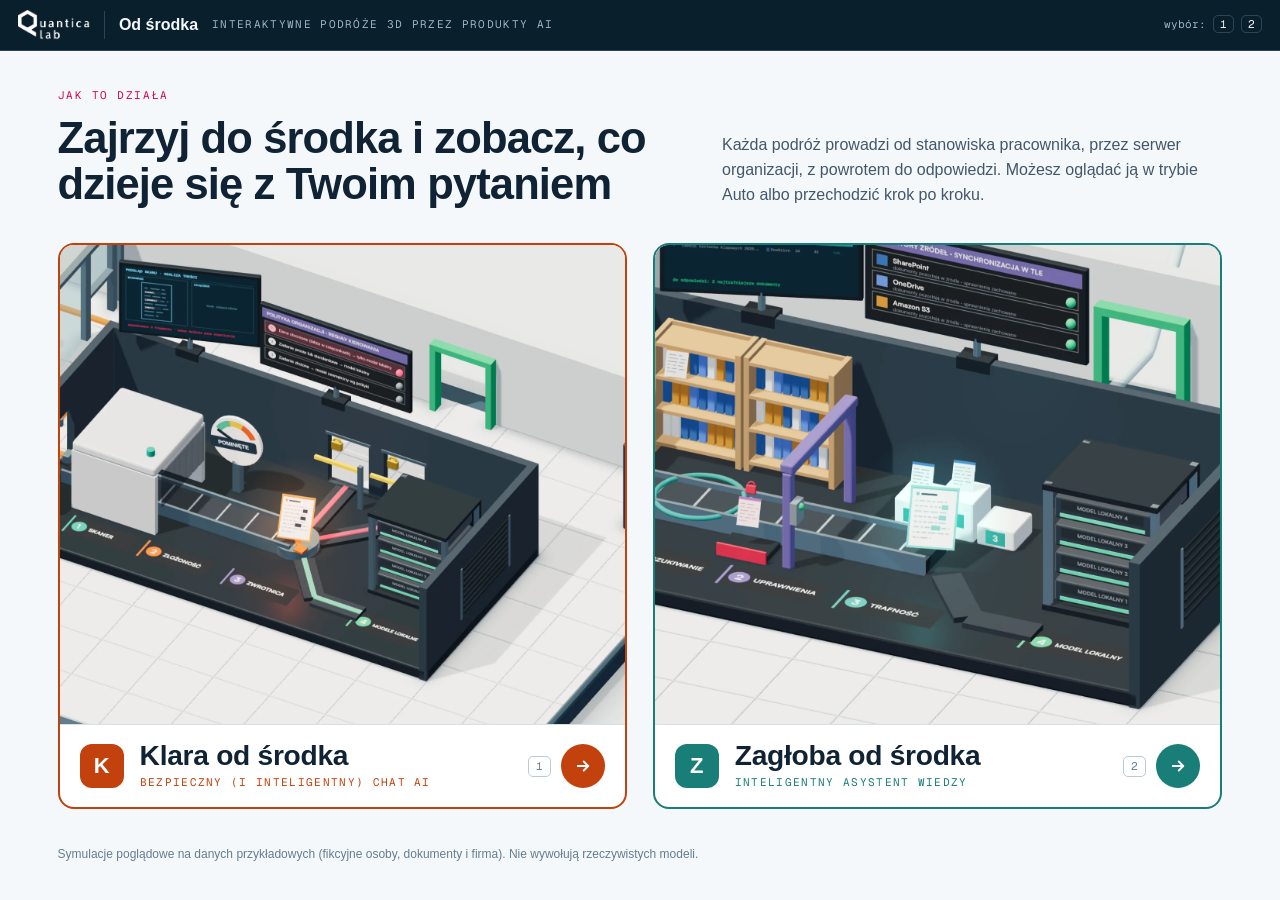
<file: index.html>
<!DOCTYPE html>
<html lang="pl">
<head>
<meta charset="UTF-8">
<meta name="viewport" content="width=device-width, initial-scale=1.0">
<meta name="theme-color" content="#0A1F2C">
<meta name="description" content="Od środka – interaktywne podróże 3D przez produkty Quantica Lab. Wybierz Klarę (bezpieczny i inteligentny chat AI) albo Zagłobę (inteligentny asystent wiedzy) i zobacz, co dzieje się z zapytaniem.">
<link rel="icon" type="image/svg+xml" href="assets/brand/favicon.svg">
<title>Od środka – jak działają produkty AI Quantica Lab</title>
<script>
// Old deep links (index.html?scene=…) pointed at Klara before the home page existed: send them on.
if (/[?&](scene|prompt|policy|auto|speed|selftest)=/.test(location.search)) location.replace("klara.html" + location.search + location.hash);
</script>
<link href="https://api.fontshare.com/v2/css?f[]=satoshi@400,500,700,900&display=swap" rel="stylesheet">
<link href="https://fonts.googleapis.com/css2?family=Geist+Mono:wght@400;500&display=swap" rel="stylesheet">
<link rel="stylesheet" href="app.css">
<style>
/* ─── Tokens: home (product accents --klara-* / --zagloba-* come from app.css) ─── */
:root{
  --accent:var(--brand);
  --fs-hero:clamp(28px,3.4vw,46px);--fs-card:clamp(22px,2.2vw,30px);
  --pad-x:4.5vw;--pad-y:clamp(18px,4vh,40px);
}
.choice[data-app="klara"]{--accent:var(--klara-accent);--accent-deep:var(--klara-deep);--accent-mark:var(--klara-mark)}
.choice[data-app="zagloba"]{--accent:var(--zagloba-accent);--accent-deep:var(--zagloba-deep);--accent-mark:var(--zagloba-mark)}

/* ─── Layout ─── */
body{overflow:auto}
.page{min-height:100%;display:grid;grid-template-rows:auto 1fr}
.top .hint{font-family:var(--font-mono);font-size:var(--fs-xs);color:var(--chrome-muted);white-space:nowrap}
.top .hint kbd{border:1px solid var(--chrome-line);border-radius:var(--radius-xs);padding:1px 6px;color:var(--chrome-ink)}
.home{display:grid;grid-template-rows:auto 1fr auto;gap:var(--pad-y);padding:var(--pad-y) var(--pad-x)}

/* ─── Intro ─── */
.intro{display:grid;grid-template-columns:minmax(0,1.2fr) minmax(0,1fr);gap:12px 5vw;align-items:end}
.kicker{grid-column:1/-1;letter-spacing:.14em;color:var(--brand)}
.intro h1{font-size:var(--fs-hero);line-height:1.05;font-weight:900;letter-spacing:-.02em}
.intro p{font-size:var(--fs-lg);color:var(--ink-soft);max-width:62ch}

/* ─── Product choices ─── */
.choices{list-style:none;display:grid;grid-template-columns:repeat(2,minmax(0,1fr));gap:clamp(14px,2vw,28px)}
.choices>li{display:flex;animation:slide .5s both}
.choices>li:nth-child(2){animation-delay:.08s}
.choice{flex:1;display:flex;flex-direction:column;text-decoration:none;color:var(--ink);background:var(--surface-raised);border:2px solid var(--accent);border-radius:var(--radius-lg);overflow:hidden;transition:var(--transition)}
.choice:hover,.choice:focus-visible{border-color:var(--accent);box-shadow:var(--shadow-md);transform:translateY(-3px)}
.choice:focus-visible{outline:3px solid var(--accent-mark);outline-offset:2px}

.shot{position:relative;flex:1;min-height:260px;margin:0;background:var(--world-background);overflow:hidden}
.shot img{position:absolute;inset:0;width:100%;height:100%;object-fit:cover;object-position:center 55%;display:block}
.shot::after{content:"";position:absolute;inset:0;background:var(--accent);opacity:0;transition:opacity .35s ease;pointer-events:none}
.choice:hover .shot::after,.choice:focus-visible .shot::after{opacity:.08}

.cap{display:flex;align-items:center;gap:16px;padding:16px 20px;border-top:1px solid var(--line)}
.mark{flex:none;display:grid;place-items:center;width:44px;height:44px;border-radius:12px;background:var(--accent);color:var(--surface-raised);font-weight:900;font-size:var(--fs-xl)}
.name{flex:1;min-width:0;display:flex;flex-direction:column;gap:2px}
.name h2{font-size:var(--fs-card);line-height:1.1;font-weight:900;letter-spacing:-.01em}
.tag{font-family:var(--font-mono);font-size:var(--fs-xs);letter-spacing:.12em;text-transform:uppercase;color:var(--accent)}
.go{flex:none;display:flex;align-items:center;gap:10px}
.go kbd{font-size:var(--fs-xs);color:var(--ink-mute);border:1px solid var(--line-2);border-radius:var(--radius-xs);padding:1px 7px}
.go i{display:grid;place-items:center;width:44px;height:44px;border-radius:50%;background:var(--accent);color:var(--surface-raised)}
.choice:hover .go i,.choice:focus-visible .go i{background:var(--accent-deep)}
.go svg{transition:transform var(--transition)}
.choice:hover .go svg,.choice:focus-visible .go svg{transform:translateX(3px)}

.note{font-size:var(--fs-sm);color:var(--ink-mute)}

/* ─── Responsive ─── */
@media (max-width:768px){
  .top .hint{display:none}
  .intro{grid-template-columns:minmax(0,1fr)}
  .choices{grid-template-columns:minmax(0,1fr)}
  .shot{flex:none;min-height:0;aspect-ratio:4/3}
  .cap{padding:12px 14px;gap:12px}.mark,.go i{width:38px;height:38px}.go kbd{display:none}
}
</style>
</head>
<body>
<div class="page">
  <header class="top">
    <div class="brand">
      <img src="assets/brand/quantica-logo-white.png" alt="Quantica Lab">
      <span class="divider" aria-hidden="true"></span>
      <p class="title">Od środka</p>
      <span class="label">interaktywne podróże 3D przez produkty AI</span>
    </div>
    <span class="hint">wybór: <kbd>1</kbd> <kbd>2</kbd></span>
  </header>

  <main class="home" id="home" data-ready="false">
    <section class="intro" aria-labelledby="introTitle">
      <span class="kicker">Jak to działa</span>
      <h1 id="introTitle">Zajrzyj do środka i zobacz, co dzieje się z Twoim pytaniem</h1>
      <p>Każda podróż prowadzi od stanowiska pracownika, przez serwer organizacji, z powrotem do odpowiedzi. Możesz oglądać ją w trybie Auto albo przechodzić krok po kroku.</p>
    </section>

    <ul class="choices" aria-label="Wybierz podróż">
      <li>
        <a class="choice" href="klara.html" data-app="klara" data-key="1" aria-keyshortcuts="1">
          <figure class="shot"><img src="assets/home/klara.webp" width="1600" height="1236" alt="Wnętrze serwera Klary: skaner, miernik złożoności i zwrotnica – wyjścia do modeli zewnętrznych zamknięte kłódkami, zielony tor prowadzi do lokalnych modeli"></figure>
          <div class="cap">
            <span class="mark" aria-hidden="true">K</span>
            <div class="name"><h2>Klara od środka</h2><span class="tag">bezpieczny (i inteligentny) chat AI</span></div>
            <span class="go"><kbd>1</kbd><i><svg width="18" height="18" viewBox="0 0 24 24" fill="none" stroke="currentColor" stroke-width="2.4" stroke-linecap="round" stroke-linejoin="round" aria-hidden="true"><path d="M5 12h14"/><path d="m13 6 6 6-6 6"/></svg></i></span>
          </div>
        </a>
      </li>
      <li>
        <a class="choice" href="zagloba.html" data-app="zagloba" data-key="2" aria-keyshortcuts="2">
          <figure class="shot"><img src="assets/home/zagloba.webp" width="1600" height="1236" alt="Wnętrze serwera Zagłoby: regały bazy wiedzy, bramka uprawnień, podium najtrafniejszych dokumentów i szafa z modelem lokalnym"></figure>
          <div class="cap">
            <span class="mark" aria-hidden="true">Z</span>
            <div class="name"><h2>Zagłoba od środka</h2><span class="tag">inteligentny asystent wiedzy</span></div>
            <span class="go"><kbd>2</kbd><i><svg width="18" height="18" viewBox="0 0 24 24" fill="none" stroke="currentColor" stroke-width="2.4" stroke-linecap="round" stroke-linejoin="round" aria-hidden="true"><path d="M5 12h14"/><path d="m13 6 6 6-6 6"/></svg></i></span>
          </div>
        </a>
      </li>
    </ul>

    <p class="note">Symulacje poglądowe na danych przykładowych (fikcyjne osoby, dokumenty i firma). Nie wywołują rzeczywistych modeli.</p>
  </main>
</div>
<script>
(() => {
  // ─── DOM refs ───
  const home = document.getElementById("home");
  const choices = [...home.querySelectorAll(".choice")];

  // ─── Helpers ───
  const open = choice => { location.href = choice.getAttribute("href"); };

  // ─── Listeners ───
  document.addEventListener("keydown", e => {
    if (e.repeat || e.ctrlKey || e.metaKey || e.altKey) return;
    const choice = choices.find(c => c.dataset.key === e.key);
    if (choice) { e.preventDefault(); open(choice); }
  });

  // ─── Init ───
  home.dataset.ready = "true";
})();
</script>
</body>
</html>
</file>
<file: app.css>
/* Shared styles of the "… od środka" apps. Product shells set the accent and product world tokens. */
/* ─── Tokens: app chrome (Quantica Lab, as in Explore the Floor) ─── */
:root{
  --font-ui:'Satoshi',-apple-system,BlinkMacSystemFont,'Segoe UI',sans-serif;
  --font-mono:'Geist Mono',ui-monospace,SFMono-Regular,Menlo,monospace;
  --fs-xxs:10px;--fs-xs:11px;--fs-sm:12px;--fs-md:14px;--fs-lg:16px;--fs-xl:22px;--fs-xxl:30px;
  --text-align:left;
  --brand:#d20757;
  --admin:#514d88;--admin-tint:#ecebf6;
  /* product brands, defined once: each shell maps its own onto --accent*, the home page uses both */
  --klara-accent:#c2410c;--klara-deep:#9a3412;--klara-tint:#fdf0e8;--klara-mark:#fde2cf;
  --zagloba-accent:#197d78;--zagloba-deep:#0f5a56;--zagloba-tint:#e8f5f2;--zagloba-mark:#c9ebe3;
  --ring:color-mix(in srgb,var(--accent) 22%,transparent);
  --ink:#102334;--ink-soft:#42576a;--ink-mute:#647d90;
  --line:#d4e0e8;--line-2:#b8cbd8;
  --ok:#1b9b69;--ok-tint:#e7f6ef;--warn:#c27114;--danger:#b4234a;--danger-tint:#fbe9ee;
  --surface:#f5f8fb;--surface-raised:#ffffff;--surface-dim:#eaf0f5;
  --chrome:#0A1F2C;--chrome-2:#11303f;--chrome-line:rgba(146,196,216,.24);--chrome-muted:#9bb3c3;--chrome-ink:#f3f8fb;
  --glass:rgba(249,252,253,.94);--glass-border:rgba(200,221,231,.78);
  --overlay:rgba(4,17,28,.5);
  --shadow-md:0 8px 24px rgba(17,17,17,.10);--shadow-lg:0 24px 56px rgba(17,17,17,.18);
  --radius-xs:5px;--radius-sm:6px;--radius-md:10px;--radius-lg:16px;--radius-pill:999px;
  --transition:180ms cubic-bezier(.2,.7,.2,1);
  --panel-w:min(410px,34vw);
  --desk-a:#123049;--desk-b:#3b3770;--desk-glow:color-mix(in srgb,var(--accent) 35%,transparent);--desk-icon:rgba(255,255,255,.12);--desk-icon-on:rgba(255,255,255,.26);--taskbar:rgba(6,20,32,.78);
  --scan:#0e9f8e;
}
/* ─── Tokens: 3D world shared by every product (read by world-core.js) ─── */
:root{
  --world-paper:#f6f8fa;--world-cream:#d9dfe1;--world-ink:#203342;--world-wood:#b89267;--world-metal:#667c88;--world-upholstery:#456d79;
  --world-pot:#cbb9a0;--world-leaf:#467765;--world-leafLight:#759880;--world-screen:#b2e7e3;--world-keyboard:#94a6ad;
  --world-wall:#d3e0e3;--world-wallServer:#c9d3db;--world-glass:#94c7d2;--world-foundation:#344f61;--world-edge:#d5e1e7;
  --world-officeFloor:#f3eee2;--world-serverFloor:#dfe6ec;--world-tileLine:#c3cfd8;--world-rug:#cdd8dd;
  --world-background:#cad7df;--world-light:#fff0da;--world-sky:#e4f1ff;--world-bounce:#869099;
  --world-brand:var(--brand);--world-admin:#6b66a8;
  --world-rack:#3a4a58;--world-rackDark:#232f3a;--world-rackFace:#1b232c;--world-rackLine:#8d9aa6;--world-belt:#2c3742;
  --world-scan:var(--scan);--world-gpu:#26313c;--world-gpuLed:#20c997;--world-cloud:#f4f7fa;
  --world-hazard:#f2c230;--world-ok:#1fae75;--world-danger:#e0284f;--world-chipMasked:#7d8b97;--world-cable:#2b3a47;
  --world-lockMetal:#c9a227;--world-xrayBg:#0b2533;--world-xrayLine:#7fe3ff;
}
*{margin:0;padding:0;box-sizing:border-box}
html,body{height:100%}
body{font-family:var(--font-ui);font-size:var(--fs-md);line-height:1.55;color:var(--ink);background:var(--surface);-webkit-font-smoothing:antialiased;overflow:hidden;text-align:var(--text-align)}
button{font:inherit;color:inherit}
kbd{font-family:var(--font-mono)}
::selection{background:var(--brand);color:var(--surface-raised)}
:focus-visible{outline:2px solid var(--accent);outline-offset:2px}
[hidden]{display:none!important}
.sr-only{position:absolute;width:1px;height:1px;overflow:hidden;clip:rect(0 0 0 0);white-space:nowrap}

/* ─── Layout ─── */
.app{height:100%;display:grid;grid-template-rows:auto auto 1fr;grid-template-columns:minmax(0,1fr)}
.top{display:flex;align-items:center;gap:16px;padding:10px 18px;background:var(--chrome);color:var(--chrome-ink);border-bottom:1px solid var(--chrome-line)}
.brand{display:flex;align-items:center;gap:14px;min-width:0;flex:1}
.brand img{height:30px;width:auto;display:block}
.brand .home-link{display:flex;flex:none;border-radius:var(--radius-sm)}
.brand .divider{width:1px;height:28px;background:var(--chrome-line)}
.brand h1,.brand .title{font-size:var(--fs-lg);font-weight:700;white-space:nowrap}
.brand .label{font-family:var(--font-mono);font-size:var(--fs-xs);letter-spacing:.12em;text-transform:uppercase;color:var(--chrome-muted);white-space:nowrap;overflow:hidden;text-overflow:ellipsis}
.tools{display:flex;gap:8px}
.hbtn{display:inline-flex;align-items:center;gap:7px;padding:7px 13px;border-radius:var(--radius-pill);border:1px solid var(--chrome-line);background:transparent;color:var(--chrome-ink);font-size:var(--fs-sm);font-weight:600;cursor:pointer;transition:var(--transition);white-space:nowrap}
.hbtn:hover{background:var(--chrome-2)}
.hbtn kbd,.modesw kbd{font-size:var(--fs-xxs);color:var(--chrome-muted)}
.modesw{display:inline-flex;align-items:center;gap:2px;padding:2px;border:1px solid var(--chrome-line);border-radius:var(--radius-pill)}
.modesw button{display:inline-flex;align-items:center;gap:6px;padding:5px 11px;border:none;border-radius:var(--radius-pill);background:transparent;color:var(--chrome-muted);font-size:var(--fs-sm);font-weight:700;cursor:pointer;transition:var(--transition);white-space:nowrap}
.modesw button:hover{color:var(--chrome-ink);background:var(--chrome-2)}
.modesw button[aria-pressed="true"]{background:var(--accent);color:var(--chrome-ink)}
.modesw kbd{padding:0 8px 0 4px}

.steps{display:flex;gap:4px;padding:8px 18px;background:var(--surface-raised);border-bottom:1px solid var(--line);overflow-x:auto;scrollbar-width:none}
.steps ol{display:flex;gap:4px;list-style:none;flex:1}
.steps li{flex:1;min-width:0}
.step{width:100%;display:flex;align-items:center;gap:7px;padding:6px 9px;border-radius:var(--radius-md);border:1px solid transparent;background:transparent;cursor:pointer;color:var(--ink-mute);font-size:var(--fs-sm);font-weight:600;white-space:nowrap;transition:var(--transition)}
.step .n{font-family:var(--font-mono);font-size:var(--fs-xxs);width:22px;height:22px;flex:none;display:grid;place-items:center;border-radius:50%;background:var(--surface-dim);color:var(--ink-soft)}
.step .t{overflow:hidden;text-overflow:ellipsis}
.step:disabled{cursor:default;opacity:.55}
.step[data-state="done"] .n{background:var(--accent-tint);color:var(--accent-deep)}
.step[aria-current="step"]{border-color:var(--accent);color:var(--ink);background:var(--accent-tint)}
.step[aria-current="step"] .n{background:var(--accent);color:var(--surface-raised)}
.step:not(:disabled):hover{border-color:var(--line-2)}

.main{display:grid;grid-template-columns:minmax(0,1fr) var(--panel-w);min-height:0}
.stage{position:relative;overflow:hidden;min-height:0;background:var(--world-background)}
.world-canvas{position:absolute;inset:0;width:100%;height:100%;display:block;cursor:grab;touch-action:none}
.world-canvas:active{cursor:grabbing}
.world-labels{position:absolute;inset:0;pointer-events:none;z-index:2;overflow:hidden}
.wl{position:absolute;left:0;top:0;display:flex;align-items:center;gap:6px;padding:5px 9px;border-radius:7px;background:var(--glass);border:1px solid var(--glass-border);box-shadow:var(--shadow-md);font-size:var(--fs-sm);font-weight:700;white-space:nowrap;animation:fade .3s ease}
.wl:after{content:"";position:absolute;left:50%;bottom:-5px;width:8px;height:8px;transform:translateX(-50%) rotate(45deg);background:var(--glass);border-right:1px solid var(--glass-border);border-bottom:1px solid var(--glass-border)}
.wl i{width:8px;height:8px;border-radius:50%;background:var(--wl)}
.wl[data-state="on"]{border-color:var(--ok);color:var(--ok)}
.wl[data-state="blocked"],.wl[data-state="off"]{color:var(--danger);border-color:var(--danger)}
.wl[data-state="blocked"] b:after{content:" · zablokowany"}
.wl[data-state="off"] b:after{content:" · wyłączony"}
.wl[data-state="alt"] b:after{content:" · alternatywa"}
.wl[data-state="faded"]{opacity:.6}
.stage-hint{position:absolute;left:14px;bottom:12px;z-index:3;font-size:var(--fs-xs);color:var(--ink-soft);background:var(--glass);border:1px solid var(--glass-border);border-radius:var(--radius-pill);padding:5px 11px;pointer-events:none}
.start-cta{position:absolute;left:50%;bottom:64px;transform:translateX(-50%);z-index:5;width:max-content;max-width:calc(100% - 32px);display:flex;align-items:center;gap:14px;padding:14px 22px 14px 18px;border:none;border-radius:var(--radius-pill);background:var(--accent);color:var(--surface-raised);font:inherit;text-align:left;box-shadow:var(--shadow-lg);cursor:pointer;animation:startIn .4s ease-out;transition:var(--transition)}
.start-cta svg{flex:none}
.start-cta:focus-visible{outline:3px solid var(--ring);outline-offset:3px}
.start-cta b{display:block;font-size:var(--fs-lg)}
.start-cta small{display:block;font-size:var(--fs-sm);opacity:.85}
.start-cta kbd{font-size:var(--fs-xxs);border:1px solid currentColor;border-radius:var(--radius-xs);padding:1px 6px;opacity:.75}
@keyframes startIn{from{opacity:0;transform:translate(-50%,10px)}to{opacity:1;transform:translateX(-50%)}}
.status{position:absolute;left:50%;top:14px;transform:translateX(-50%);z-index:6;background:var(--chrome);color:var(--chrome-ink);font-size:var(--fs-sm);padding:7px 14px;border-radius:var(--radius-pill);box-shadow:var(--shadow-md)}
.status:empty{display:none}
.loading{position:absolute;inset:0;display:grid;place-items:center;font-family:var(--font-mono);font-size:var(--fs-sm);color:var(--ink-soft);letter-spacing:.08em}
.app:not([data-renderer="loading"]) .loading{display:none}

/* ─── In-world explanation callouts ─── */
.co-lines{position:absolute;inset:0;width:100%;height:100%;overflow:visible}
.co-lines line{stroke:var(--co-c);stroke-width:1.6;stroke-dasharray:5 4}
.co-lines circle{fill:var(--co-c);stroke:var(--surface-raised);stroke-width:2}
[data-tone="accent"]{--co-c:var(--accent)}[data-tone="scan"]{--co-c:var(--scan)}[data-tone="ok"]{--co-c:var(--ok)}[data-tone="admin"]{--co-c:var(--admin)}[data-tone="brand"]{--co-c:var(--brand)}
.co{position:absolute;left:0;top:0;width:max-content;max-width:290px;padding:9px 12px 10px;border-radius:var(--radius-md);background:var(--glass);border:1.5px solid var(--co-c);box-shadow:var(--shadow-md);font-size:var(--fs-sm);line-height:1.38;animation:fade .3s ease}
.co-k{display:block;font-family:var(--font-mono);font-size:var(--fs-xxs);letter-spacing:.1em;text-transform:uppercase;color:var(--co-c);margin-bottom:2px}
.co b{display:block;font-size:var(--fs-md);margin-bottom:5px}
.co ul{list-style:none;display:flex;flex-direction:column;gap:3px}
.co li{position:relative;padding-left:15px;color:var(--ink-soft)}
.co li:before{content:"";position:absolute;left:0;top:6px;width:7px;height:7px;border-radius:50%;background:var(--line-2)}
.co li[data-state="ok"]:before{background:var(--ok)}
.co li[data-state="flag"]{color:var(--ink)}.co li[data-state="flag"]:before{background:var(--danger)}
.co li[data-state="on"]{color:var(--ink);font-weight:700}.co li[data-state="on"]:before{background:var(--co-c)}
.co li[data-state="muted"]{opacity:.72}

/* ─── Monitor overlay (diegetic screens) ─── */
.monitor{position:absolute;inset:3.5% 4.5% 7%;z-index:4;display:flex;flex-direction:column;padding:14px 14px 22px;border-radius:20px;background:var(--chrome);box-shadow:var(--shadow-lg);opacity:0;transform:translateY(14px);transition:opacity .4s ease,transform .4s ease;pointer-events:none}
.monitor.show{opacity:1;transform:none;pointer-events:auto}
.monitor:after{content:"";position:absolute;left:50%;bottom:7px;width:46px;height:5px;margin-left:-23px;border-radius:3px;background:var(--chrome-2)}
.display{flex:1;min-height:0;border-radius:9px;background:var(--surface-raised);overflow:hidden;display:flex;flex-direction:column}

/* desktop (pulpit) with the product window */
.desk{flex:1;position:relative;overflow:hidden;background:radial-gradient(120% 90% at 85% 10%,var(--desk-glow),transparent 55%),linear-gradient(135deg,var(--desk-a),var(--desk-b))}
.desk-icons{position:absolute;left:14px;top:14px;display:flex;flex-direction:column;gap:12px;z-index:1}
.dicon{width:76px;display:flex;flex-direction:column;align-items:center;gap:5px;color:var(--chrome-ink);font-size:var(--fs-xs);font-weight:600;text-align:center;border-radius:var(--radius-md);padding:5px 2px;transition:background var(--transition)}
.dicon .ic{width:46px;height:46px;border-radius:12px;display:grid;place-items:center;background:var(--desk-icon);color:var(--chrome-ink)}
.dicon .ic .kmark{width:46px;height:46px}
.dicon.pulse{background:var(--desk-icon-on)}
.dicon.pulse .ic{box-shadow:0 0 0 4px var(--ring);animation:fade .25s ease 2}
.win{position:absolute;left:104px;right:22px;top:16px;bottom:54px;z-index:2;display:flex;flex-direction:column;overflow:hidden;border-radius:var(--radius-md);background:var(--surface-raised);box-shadow:var(--shadow-lg);opacity:0;transform:translateY(16px);transition:opacity .35s ease,transform .35s ease;pointer-events:none}
.win.open{opacity:1;transform:none;pointer-events:auto}
.wbar{display:flex;align-items:center;gap:9px;padding:7px 12px;background:var(--surface-dim);border-bottom:1px solid var(--line);font-size:var(--fs-sm);font-weight:700}
.wdots{margin-left:auto;display:flex;gap:6px}.wdots i{width:11px;height:11px;border-radius:50%;background:var(--line-2)}.wdots i:last-child{background:var(--accent)}
.wbody{flex:1;min-height:0;display:flex}
.wbody>*{flex:1;min-width:0}
.taskbar{position:absolute;left:0;right:0;bottom:0;height:40px;z-index:3;display:flex;align-items:center;gap:8px;padding:0 12px;background:var(--taskbar);color:var(--chrome-ink);font-size:var(--fs-xs)}
.tstart{width:28px;height:28px;display:grid;place-items:center;border-radius:7px;background:var(--brand);font-weight:900}
.tpin{width:34px;height:30px;display:grid;place-items:center;border-radius:7px;opacity:.55;border-bottom:2px solid transparent}
.tpin.on{opacity:1;background:var(--desk-icon);border-bottom-color:var(--accent)}
.tspacer{flex:1}.ttray{font-family:var(--font-mono);color:var(--chrome-muted)}
.kmark.sm{width:20px;height:20px;border-radius:var(--radius-sm);font-size:var(--fs-xs)}
.att{display:inline-flex;align-items:center;gap:8px;align-self:flex-start;max-width:100%;padding:6px 10px;border:1px solid var(--line-2);border-radius:var(--radius-md);background:var(--surface);font-size:var(--fs-sm)}
.att svg{color:var(--accent);flex:none}.att small{color:var(--ink-soft)}
.bubble .att{display:flex;margin-top:8px;background:var(--surface-raised)}
.kmark{width:38px;height:38px;flex:none;display:grid;place-items:center;border-radius:11px;background:var(--accent);color:var(--surface-raised);font-weight:900;font-size:var(--fs-lg)}

/* login */
.login{flex:1;display:grid;place-items:center;background:var(--accent-tint);padding:20px}
.login-card{width:min(400px,100%);background:var(--surface-raised);border:1px solid var(--line);border-radius:var(--radius-lg);box-shadow:var(--shadow-md);padding:24px;display:flex;flex-direction:column;gap:12px}
.login-card header{display:flex;gap:12px;align-items:center}
.login-card h3{font-size:var(--fs-xl);line-height:1.1}
.login-card small{color:var(--ink-soft)}
.field{display:flex;flex-direction:column;gap:4px;font-size:var(--fs-sm);font-weight:600;color:var(--ink-soft)}
.field output{font-family:var(--font-mono);font-weight:500;color:var(--ink);border:1px solid var(--line-2);border-radius:var(--radius-sm);padding:8px 10px;min-height:38px}
.field output.caret:after{content:"";display:inline-block;width:1px;height:15px;margin-left:1px;vertical-align:-2px;background:var(--accent);animation:blink 1s steps(1) infinite}
.login .go{text-align:center;padding:10px;border:none;border-radius:var(--radius-md);background:var(--accent);color:var(--surface-raised);font-weight:700;transition:var(--transition)}
.badge-ok{display:none;gap:10px;align-items:flex-start;padding:10px 12px;border-radius:var(--radius-md);background:var(--ok-tint);color:var(--ink);font-size:var(--fs-sm)}
.badge-ok.show{display:flex;animation:fade .35s ease}
.badge-ok svg{color:var(--ok);flex:none;margin-top:2px}

/* chat app inside the product window */
.kapp{flex:1;min-height:0;display:grid;grid-template-columns:210px 1fr}
.kside{background:var(--accent-tint);border-right:1px solid var(--accent-mark);padding:14px;display:flex;flex-direction:column;gap:12px}
.kside .who{display:flex;gap:10px;align-items:center}
.kside .who b{display:block;line-height:1.1}
.kside .who small{font-size:var(--fs-xs);color:var(--ink-soft)}
.kside .new{border:1px dashed var(--accent);border-radius:var(--radius-md);padding:7px 10px;font-size:var(--fs-sm);font-weight:600;color:var(--accent-deep);background:var(--surface-raised)}
.kside ul{list-style:none;display:flex;flex-direction:column;gap:3px;font-size:var(--fs-sm);color:var(--ink-soft)}
.kside li{padding:5px 8px;border-radius:var(--radius-sm)}
.kside li.cur{background:var(--surface-raised);color:var(--ink);font-weight:600}
.kside .user{margin-top:auto;font-size:var(--fs-xs);color:var(--ink-soft);border-top:1px solid var(--accent-mark);padding-top:10px}
.kmain{display:flex;flex-direction:column;min-height:0}
.khead{display:flex;align-items:center;justify-content:space-between;gap:10px;padding:10px 16px;border-bottom:1px solid var(--line)}
.khead b{font-size:var(--fs-lg)}
.pill{display:inline-flex;align-items:center;gap:6px;font-size:var(--fs-xs);font-weight:600;padding:4px 10px;border-radius:var(--radius-pill);background:var(--surface-dim);color:var(--ink-soft)}
.pill i{width:7px;height:7px;border-radius:50%;background:var(--ok)}
.kmsgs{flex:1;min-height:0;overflow:auto;padding:16px;display:flex;flex-direction:column;gap:12px}
.bubble{max-width:78%;padding:10px 13px;border-radius:14px;font-size:var(--fs-md);animation:slide .35s ease}
.bubble .who{display:block;font-size:var(--fs-xs);font-weight:700;color:var(--ink-mute);margin-bottom:3px;text-transform:uppercase;letter-spacing:.05em}
.bubble.bot{align-self:flex-start;background:var(--surface);border:1px solid var(--line);border-bottom-left-radius:4px}
.bubble.user{align-self:flex-end;background:var(--accent-tint);border:1px solid var(--accent-mark);border-bottom-right-radius:4px}
.bubble .meta{display:flex;gap:6px;align-items:center;margin-top:8px;font-size:var(--fs-xs);font-weight:600;color:var(--ok)}
.kcomp{border-top:1px solid var(--line);padding:12px 16px;display:flex;flex-direction:column;gap:10px}
.chips{display:flex;gap:8px;flex-wrap:wrap}
.chip{display:inline-flex;align-items:center;gap:7px;padding:6px 12px;border-radius:var(--radius-pill);border:1px solid var(--line-2);background:var(--surface-raised);font-size:var(--fs-sm);font-weight:600;cursor:pointer;transition:var(--transition)}
.chip kbd{font-size:var(--fs-xxs);color:var(--ink-mute)}
.chip:hover{border-color:var(--accent)}
.chip[aria-checked="true"]{border-color:var(--accent);background:var(--accent-tint);box-shadow:0 0 0 3px var(--ring)}
.input-row{display:flex;gap:10px;align-items:stretch}
.input{flex:1;min-height:52px;border:1px solid var(--line-2);border-radius:var(--radius-md);padding:10px 12px;font-size:var(--fs-md);color:var(--ink)}
.input:empty:before{content:attr(data-placeholder);color:var(--ink-mute)}
.send{display:inline-flex;align-items:center;gap:8px;padding:0 18px;border:none;border-radius:var(--radius-md);background:var(--accent);color:var(--surface-raised);font-weight:700;cursor:pointer;transition:var(--transition)}
.send:disabled{opacity:.45;cursor:not-allowed}

/* admin dashboard */
.adm{flex:1;min-height:0;overflow:auto;display:grid;grid-template-columns:1.25fr 1fr;gap:16px;padding:18px;background:var(--surface)}
.adm h3{font-size:var(--fs-lg);grid-column:1/-1;display:flex;align-items:center;gap:10px}
.adm h4{font-size:var(--fs-sm);text-transform:uppercase;letter-spacing:.08em;color:var(--ink-soft);margin-bottom:8px}
.tiles{display:grid;grid-template-columns:repeat(3,1fr);gap:8px}
.tiles+.card{margin-top:12px}
.tile{background:var(--surface-raised);border:1px solid var(--line);border-radius:var(--radius-md);padding:10px}
.tile b{display:block;font-size:var(--fs-xxl);line-height:1.1}
.tile span{font-size:var(--fs-xs);color:var(--ink-soft)}
.tile[data-tone="ok"] b{color:var(--ok)}.tile[data-tone="danger"] b{color:var(--danger)}.tile[data-tone="admin"] b{color:var(--admin)}
.card{background:var(--surface-raised);border:1px solid var(--line);border-radius:var(--radius-md);padding:12px}
.log{list-style:none;display:flex;flex-direction:column;gap:6px;font-size:var(--fs-sm)}
.log li{display:flex;justify-content:space-between;gap:10px;border-bottom:1px dashed var(--line);padding-bottom:5px}
.log li:last-child{border:none}
.log em{font-style:normal;font-weight:700}
.rule{display:flex;gap:10px;align-items:flex-start;padding:10px;border-radius:var(--radius-md);background:var(--admin-tint);font-size:var(--fs-sm);margin-bottom:10px}
.rule svg{color:var(--admin);flex:none;margin-top:2px}
.opts{display:flex;flex-direction:column;gap:6px}
.opt{display:flex;gap:10px;align-items:flex-start;text-align:left;padding:9px 11px;border-radius:var(--radius-md);border:1px solid var(--line-2);background:var(--surface-raised);cursor:pointer;transition:var(--transition)}
.opt i{width:14px;height:14px;flex:none;margin-top:3px;border-radius:50%;border:2px solid var(--line-2)}
.opt b{display:block;font-size:var(--fs-sm)}
.opt small{font-size:var(--fs-xs);color:var(--ink-soft)}
.opt[aria-checked="true"]{border-color:var(--admin);box-shadow:0 0 0 3px var(--admin-tint)}
.opt[aria-checked="true"] i{border:4px solid var(--admin)}
.btn-admin{margin-top:10px;width:100%;padding:9px;border:none;border-radius:var(--radius-md);background:var(--admin);color:var(--surface-raised);font-weight:700;cursor:pointer}

/* ─── Schematic (fallback + compact flow) ─── */
.flow{display:grid;grid-template-rows:auto auto auto;gap:6px 6px;font-size:var(--fs-xs)}
.node{position:relative;display:flex;flex-direction:column;align-items:center;gap:3px;padding:7px 4px;border-radius:var(--radius-md);border:1px solid var(--line);background:var(--surface-raised);color:var(--ink-mute);text-align:center;font-weight:600;line-height:1.2;transition:var(--transition)}
.node svg{width:16px;height:16px}
.node[data-node="desk"]{grid-column:1;grid-row:2}.node[data-node="cable"]{grid-column:2;grid-row:2}
.node[data-state="active"]{border-color:var(--accent);color:var(--ink);background:var(--accent-tint);box-shadow:0 0 0 3px var(--ring)}
.node[data-state="done"]{color:var(--ink-soft);border-color:var(--line-2)}
.node[data-state="chosen"]{border-color:var(--ok);color:var(--ok);background:var(--ok-tint)}
.node[data-state="blocked"],.node[data-state="off"]{border-color:var(--danger);color:var(--danger);background:var(--danger-tint)}
.node[data-state="alt"]{border-style:dashed;border-color:var(--line-2);color:var(--ink-soft)}
.schema{position:absolute;inset:0;z-index:1;display:none;align-items:center;justify-content:center;padding:6%}
.app[data-renderer="fallback"] .schema{display:flex}
.app[data-renderer="fallback"] .stage-hint{display:none}
.schema .flow{width:100%;max-width:900px;gap:14px;font-size:var(--fs-md)}
.schema .node{padding:18px 8px}.schema .node svg{width:26px;height:26px}
.schema .zone{border:2px dashed var(--line-2);border-radius:var(--radius-lg);margin:-6px}
.schema .zone span{position:absolute;margin:-12px 0 0 14px;background:var(--world-background);padding:0 6px;font-family:var(--font-mono);font-size:var(--fs-xs);color:var(--ink-soft)}

/* ─── Narrator panel ─── */
.panel{display:flex;flex-direction:column;min-height:0;background:var(--surface-raised);border-left:1px solid var(--line)}
.panel-body{flex:1;min-height:0;overflow:auto;padding:20px 22px;display:flex;flex-direction:column;gap:16px}
.kicker{display:flex;align-items:center;gap:10px;font-family:var(--font-mono);font-size:var(--fs-xs);letter-spacing:.12em;text-transform:uppercase;color:var(--accent-deep)}
.kicker .num{display:grid;place-items:center;width:26px;height:26px;border-radius:50%;background:var(--accent);color:var(--surface-raised);letter-spacing:0}
.panel h2{font-size:var(--fs-xxl);line-height:1.08;letter-spacing:-.01em}
.prog{height:4px;border-radius:2px;background:var(--surface-dim);overflow:hidden}
.prog i{display:block;height:100%;width:0;background:var(--accent);transition:width 80ms linear}
.lead{font-size:var(--fs-lg);color:var(--ink)}
.bullets{list-style:none;display:flex;flex-direction:column;gap:8px}
.bullets li{position:relative;padding-left:18px;color:var(--ink-soft)}
.bullets li:before{content:"";position:absolute;left:2px;top:9px;width:7px;height:7px;border-radius:2px;background:var(--accent)}
.box{border:1px solid var(--line);border-radius:var(--radius-md);padding:12px;display:flex;flex-direction:column;gap:9px;background:var(--surface)}
.box h3{font-family:var(--font-mono);font-size:var(--fs-xs);letter-spacing:.1em;text-transform:uppercase;color:var(--ink-soft);font-weight:500}
.packet-text{font-size:var(--fs-sm);background:var(--surface-raised);border:1px solid var(--line);border-radius:var(--radius-sm);padding:9px 10px}
mark.pii{background:var(--accent-mark);color:var(--ink);border-radius:4px;padding:0 3px;transition:background var(--transition)}
mark.pii[data-masked="true"]{background:var(--ink);color:var(--surface-raised);font-family:var(--font-mono);font-size:var(--fs-xs)}
.att-box{display:flex;flex-direction:column;gap:4px;font-size:var(--fs-sm);background:var(--surface-raised);border:1.5px solid var(--accent);border-radius:var(--radius-sm);padding:8px 10px}
.att-head{display:flex;align-items:center;gap:7px;flex-wrap:wrap}.att-head svg{color:var(--accent)}.att-head small{color:var(--ink-soft)}
.att-line{color:var(--ink-soft)}
.checks{list-style:none;display:flex;flex-direction:column;gap:6px;font-size:var(--fs-sm)}
.checks li{display:flex;gap:8px;align-items:flex-start;color:var(--ink-mute)}
.checks li i{width:16px;height:16px;flex:none;margin-top:2px;border-radius:50%;border:1.5px solid var(--line-2);display:grid;place-items:center}
.checks li[data-state="ok"]{color:var(--ink)}.checks li[data-state="ok"] i{background:var(--ok);border-color:var(--ok)}
.checks li[data-state="flag"]{color:var(--ink)}.checks li[data-state="flag"] i{background:var(--danger);border-color:var(--danger)}
.checks li svg{color:var(--surface-raised)}
.routes{display:grid;grid-template-columns:repeat(3,1fr);gap:6px}
.route{border:1.5px dashed var(--line-2);border-radius:var(--radius-md);padding:8px;font-size:var(--fs-xs);color:var(--ink-mute);transition:var(--transition)}
.route b{display:block;font-size:var(--fs-sm);color:var(--ink-soft)}
.route .tag{display:block;margin-top:5px;font-weight:700}
.route[data-state="on"]{border:2px solid var(--ok);background:var(--ok-tint);color:var(--ink)}.route[data-state="on"] b,.route[data-state="on"] .tag{color:var(--ok)}
.route[data-state="blocked"],.route[data-state="off"]{border-style:solid;border-color:var(--danger);background:var(--danger-tint)}.route[data-state="blocked"] .tag,.route[data-state="off"] .tag{color:var(--danger)}
.route[data-state="faded"]{opacity:.5}
.route[data-state="alt"] .tag{color:var(--ink-soft)}
.meta{font-size:var(--fs-xs);color:var(--ink-soft)}
.panel-foot{display:flex;gap:8px;align-items:center;padding:12px 22px 16px;border-top:1px solid var(--line);background:var(--surface-raised)}
.btn{display:inline-flex;align-items:center;justify-content:center;gap:8px;padding:11px 16px;border-radius:var(--radius-pill);border:1px solid var(--line-2);background:var(--surface-raised);font-weight:700;font-size:var(--fs-md);text-decoration:none;cursor:pointer;transition:var(--transition);white-space:nowrap}
.btn:disabled{opacity:.4;cursor:not-allowed}
.btn kbd{font-size:var(--fs-xxs);opacity:.75}
.btn-primary{background:var(--accent);border-color:var(--accent);color:var(--surface-raised)}
.panel-foot .btn-primary{flex:1}
/* the accent's pressed and hover shade, shared by every accent-filled control */
.btn-primary:not(:disabled):hover,.send:not(:disabled):hover,.start-cta:hover,.login .go.pressed{background:var(--accent-deep)}
.btn-ghost:not(:disabled):hover{border-color:var(--accent)}
.side-actions{display:flex;flex-wrap:wrap;gap:8px}
.side-actions .btn{padding:8px 13px;font-size:var(--fs-sm)}

/* ─── Final card ─── */
.final{position:absolute;inset:0;z-index:5;display:flex;align-items:stretch;padding:3.5% 4.5%;background:var(--overlay);opacity:0;pointer-events:none;transition:opacity .45s ease}
.final.show{opacity:1;pointer-events:auto}
.final-card{flex:1;overflow:auto;background:var(--surface-raised);border-radius:var(--radius-lg);box-shadow:var(--shadow-lg);padding:28px;display:grid;grid-template-columns:1fr 1fr;gap:22px;align-content:start}
.final-card h3{grid-column:1/-1;font-size:var(--fs-xxl);line-height:1.1}
.final-card h3 small{display:block;font-size:var(--fs-md);font-weight:500;color:var(--ink-soft);margin-top:6px}
.final-card h4{margin-bottom:8px}
.runs{list-style:none;display:flex;flex-direction:column;gap:8px}
.runs li{display:flex;justify-content:space-between;gap:10px;padding:10px 12px;border:1px solid var(--line);border-radius:var(--radius-md);font-size:var(--fs-sm)}
.runs em{font-style:normal;font-weight:700;color:var(--ok)}
.benefits{display:grid;grid-template-columns:1fr 1fr;gap:10px}
.benefit{border:1.5px solid var(--accent);border-radius:var(--radius-md);padding:10px 12px}
.benefit b{display:block;font-size:var(--fs-md);line-height:1.25;margin-bottom:3px}
.benefit span{font-size:var(--fs-sm);color:var(--ink-soft)}
.final-actions{grid-column:1/-1;display:flex;gap:10px;flex-wrap:wrap}

/* ─── Help dialog ─── */
dialog{margin:auto;border:none;border-radius:var(--radius-lg);box-shadow:var(--shadow-lg);padding:24px;width:min(520px,92vw);color:var(--ink)}
dialog::backdrop{background:var(--overlay)}
dialog h3{font-size:var(--fs-xl);margin-bottom:12px}
.keys{display:grid;grid-template-columns:auto 1fr;gap:6px 14px;font-size:var(--fs-sm);margin-bottom:14px}
.keys kbd{font-size:var(--fs-xs);background:var(--surface-dim);border:1px solid var(--line);border-radius:var(--radius-xs);padding:2px 7px;justify-self:start}
.probe-out{font-family:var(--font-mono);font-size:var(--fs-xs);white-space:pre-wrap;background:var(--surface);border-radius:var(--radius-sm);padding:10px;margin-top:10px;max-height:180px;overflow:auto}
.probe-out:empty{display:none}
.dlg-actions{display:flex;gap:8px;justify-content:flex-end;margin-top:12px}

/* ─── Document rows (inspector) and citation cards (chat) ─── */
.docs{display:flex;flex-direction:column;gap:5px}
.doc{display:grid;grid-template-columns:auto 1fr;column-gap:8px;align-items:center;padding:6px 9px;border:1px solid var(--line);border-radius:var(--radius-sm);background:var(--surface-raised);font-size:var(--fs-sm)}
.doc small{grid-column:2;color:var(--ink-soft);font-size:var(--fs-xs)}
.doc svg{color:var(--ink-mute)}
.doc[data-state="cited"]{border-color:var(--ok);background:var(--ok-tint)}.doc[data-state="cited"] svg{color:var(--ok)}
.doc[data-state="skipped"]{border-color:var(--danger);background:var(--danger-tint)}.doc[data-state="skipped"] svg{color:var(--danger)}.doc[data-state="skipped"] b{text-decoration:line-through}
.doc[data-state="dropped"]{opacity:.55}
.cites{display:flex;flex-direction:column;gap:5px;margin-top:9px}
.cite{display:flex;align-items:center;gap:7px;padding:5px 9px;border:1px solid var(--line-2);border-radius:var(--radius-sm);background:var(--surface-raised);font-size:var(--fs-sm)}
.cite small{margin-left:auto;color:var(--ink-soft);font-size:var(--fs-xs)}.cite svg{color:var(--accent);flex:none}
.bubble .meta.warn{color:var(--warn)}

@keyframes fade{from{opacity:0}to{opacity:1}}
@keyframes slide{from{opacity:0;transform:translateY(8px)}to{opacity:1;transform:none}}
@keyframes blink{50%{opacity:0}}
@media (prefers-reduced-motion:reduce){*,::before,::after{animation-duration:1ms!important;animation-iteration-count:1!important;transition-duration:1ms!important}}

/* ─── Responsive ─── */
@media (max-width:768px){
  body{overflow:auto}
  .app{height:auto;min-height:100%}
  .brand .label,.brand .divider,.hbtn .txt{display:none}
  .steps{padding:6px 10px}.step .t{display:none}.step{justify-content:center;padding:5px}
  .main{grid-template-columns:minmax(0,1fr);grid-template-rows:58vh auto}
  .top{padding:8px 10px;gap:8px}.brand{gap:8px}.brand img{height:24px}.brand h1,.brand .title{font-size:var(--fs-md)}
  .hbtn{padding:7px 9px}.hbtn kbd{display:none}
  .modesw button{padding:5px 9px}.modesw kbd,.modesw .txt{display:none}
  .panel h2{font-size:var(--fs-xl)}
  .panel{border-left:none;border-top:1px solid var(--line)}
  .monitor{inset:2% 2% 4%;padding:8px 8px 16px;border-radius:12px}
  .kapp{grid-template-columns:1fr}.kside{display:none}
  .desk-icons{display:none}.win{left:6px;right:6px;top:6px;bottom:46px}
  .co{max-width:190px;font-size:var(--fs-xs);padding:7px 9px}.co b{font-size:var(--fs-sm)}
  .adm{grid-template-columns:1fr}.tiles{grid-template-columns:repeat(2,1fr)}
  .final{padding:2%}.final-card{grid-template-columns:1fr;padding:18px}.benefits{grid-template-columns:1fr}
  .routes{grid-template-columns:1fr}
  .stage-hint{display:none}
  .start-cta{bottom:14px;padding:10px 18px 10px 14px}.start-cta small,.start-cta kbd{display:none}
}
</file>
